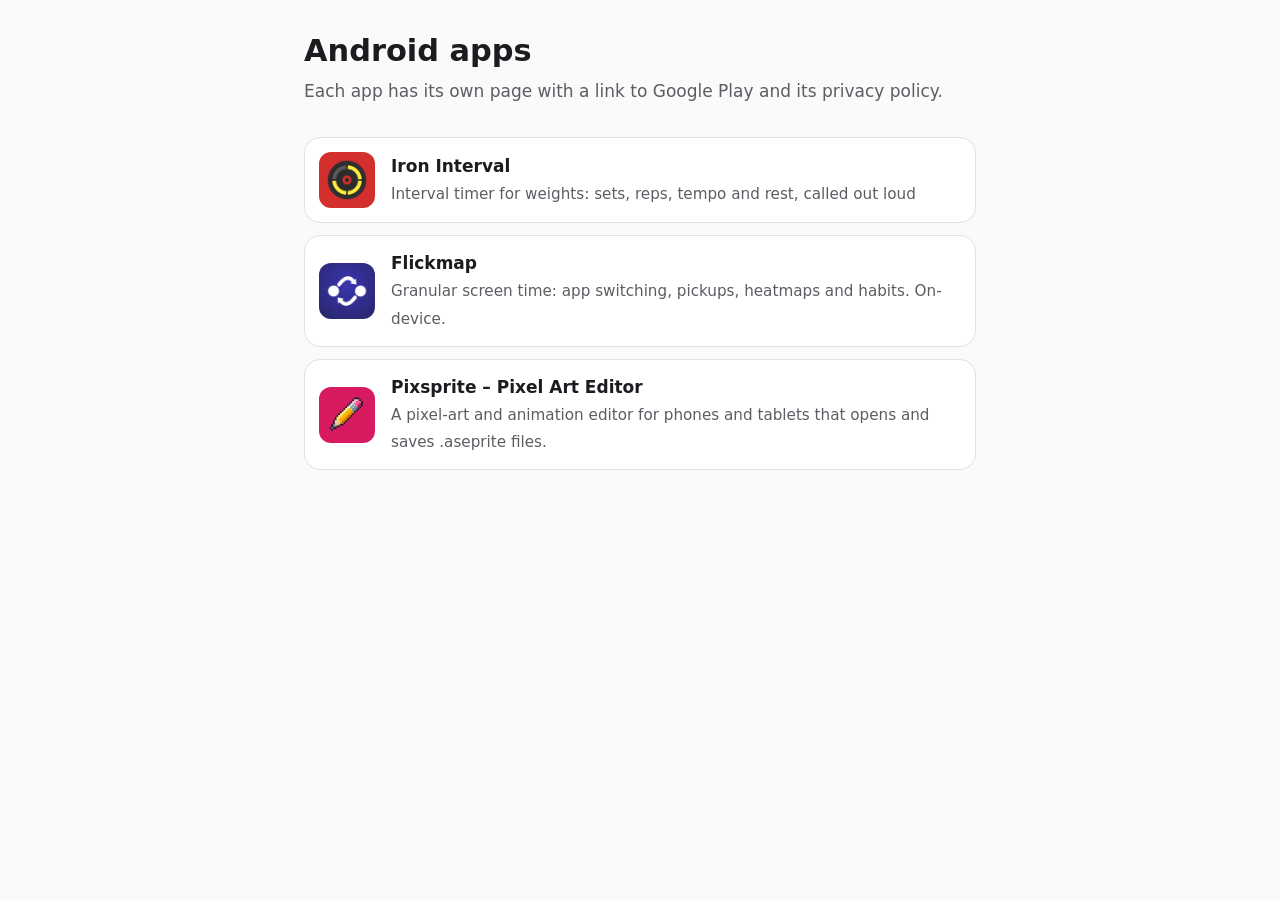
<file: index.html>
<!doctype html>
<html lang="en">
<head>
<meta charset="utf-8">
<meta name="viewport" content="width=device-width, initial-scale=1">
<title>Android apps</title>
<meta name="description" content="Android apps, with their privacy policies.">
<link rel="stylesheet" href="assets/style.css">
</head>
<body>
<main>
<h1>Android apps</h1>
<p class="lede">Each app has its own page with a link to Google Play and its privacy policy.</p>
<ul class="apps">
<!-- apps: scripts/new-app.ps1 adds one line per app above the closing marker -->
<li data-slug="interval-timer"><a class="app-card" href="interval-timer/"><img src="interval-timer/icon.png" alt="" width="56" height="56"><span><strong>Iron Interval</strong><span>Interval timer for weights: sets, reps, tempo and rest, called out loud</span></span></a></li>
<li data-slug="screen-usage-patterns"><a class="app-card" href="screen-usage-patterns/"><img src="screen-usage-patterns/icon.png" alt="" width="56" height="56"><span><strong>Flickmap</strong><span>Granular screen time: app switching, pickups, heatmaps and habits. On-device.</span></span></a></li>
<li data-slug="pixel-sprite-editor"><a class="app-card" href="pixel-sprite-editor/"><img src="pixel-sprite-editor/icon.png" alt="" width="56" height="56"><span><strong>Pixsprite – Pixel Art Editor</strong><span>A pixel-art and animation editor for phones and tablets that opens and saves .aseprite files.</span></span></a></li>
<!-- /apps -->
</ul>
</main>
</body>
</html>
</file>
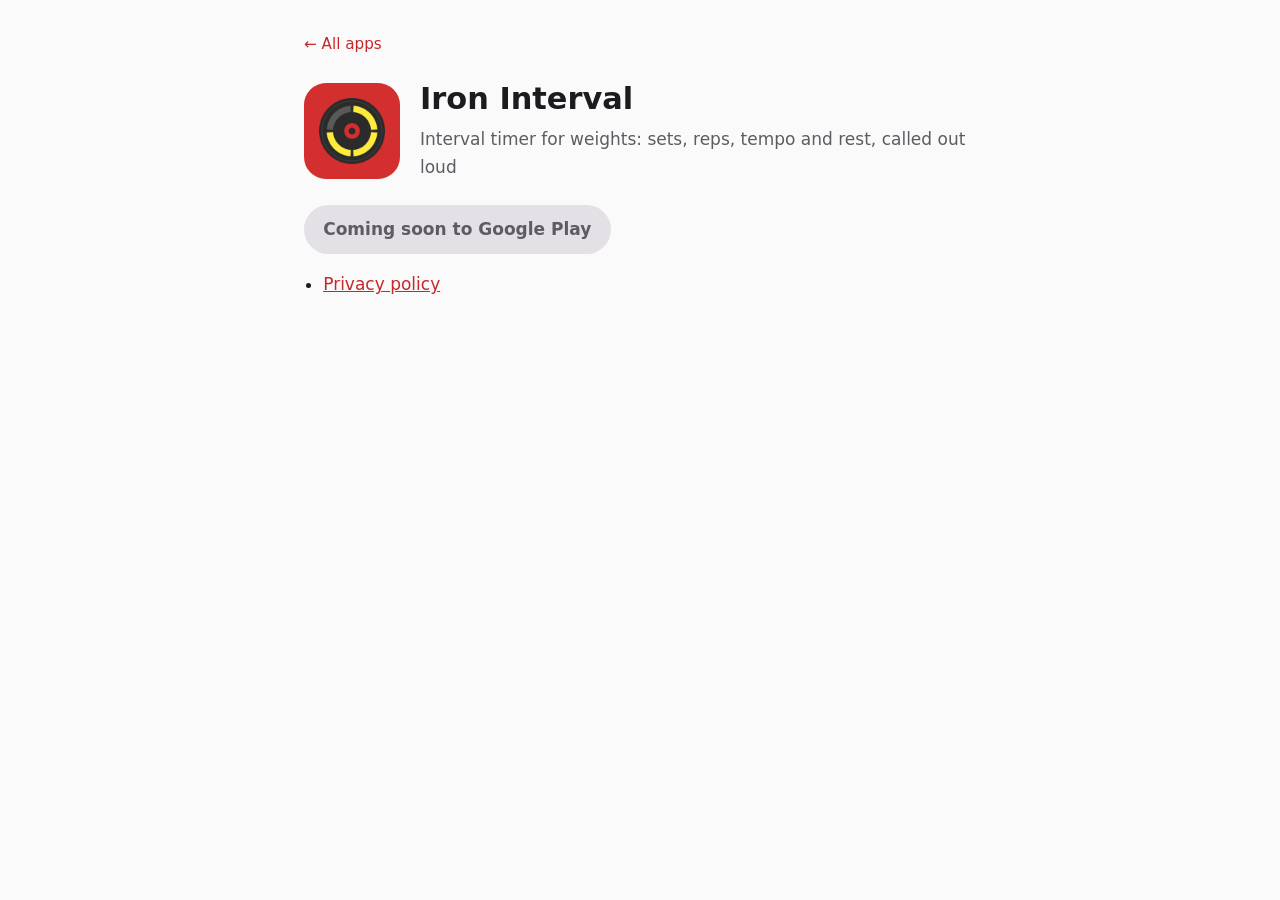
<file: interval-timer/index.html>
<!doctype html>
<html lang="en">
<head>
<meta charset="utf-8">
<meta name="viewport" content="width=device-width, initial-scale=1">
<title>Iron Interval</title>
<meta name="description" content="Interval timer for weights: sets, reps, tempo and rest, called out loud">
<link rel="stylesheet" href="../assets/style.css">
<link rel="icon" href="icon.png">
</head>
<body>
<main>
<p class="crumb"><a href="../">&larr; All apps</a></p>
<header class="app-head">
<img src="icon.png" alt="" width="96" height="96">
<div>
<h1>Iron Interval</h1>
<p class="lede">Interval timer for weights: sets, reps, tempo and rest, called out loud</p>
</div>
</header>
<p><span class="button disabled">Coming soon to Google Play</span></p>
<ul class="links">
<li><a href="privacy/">Privacy policy</a></li>
</ul>
</main>
</body>
</html>
</file>
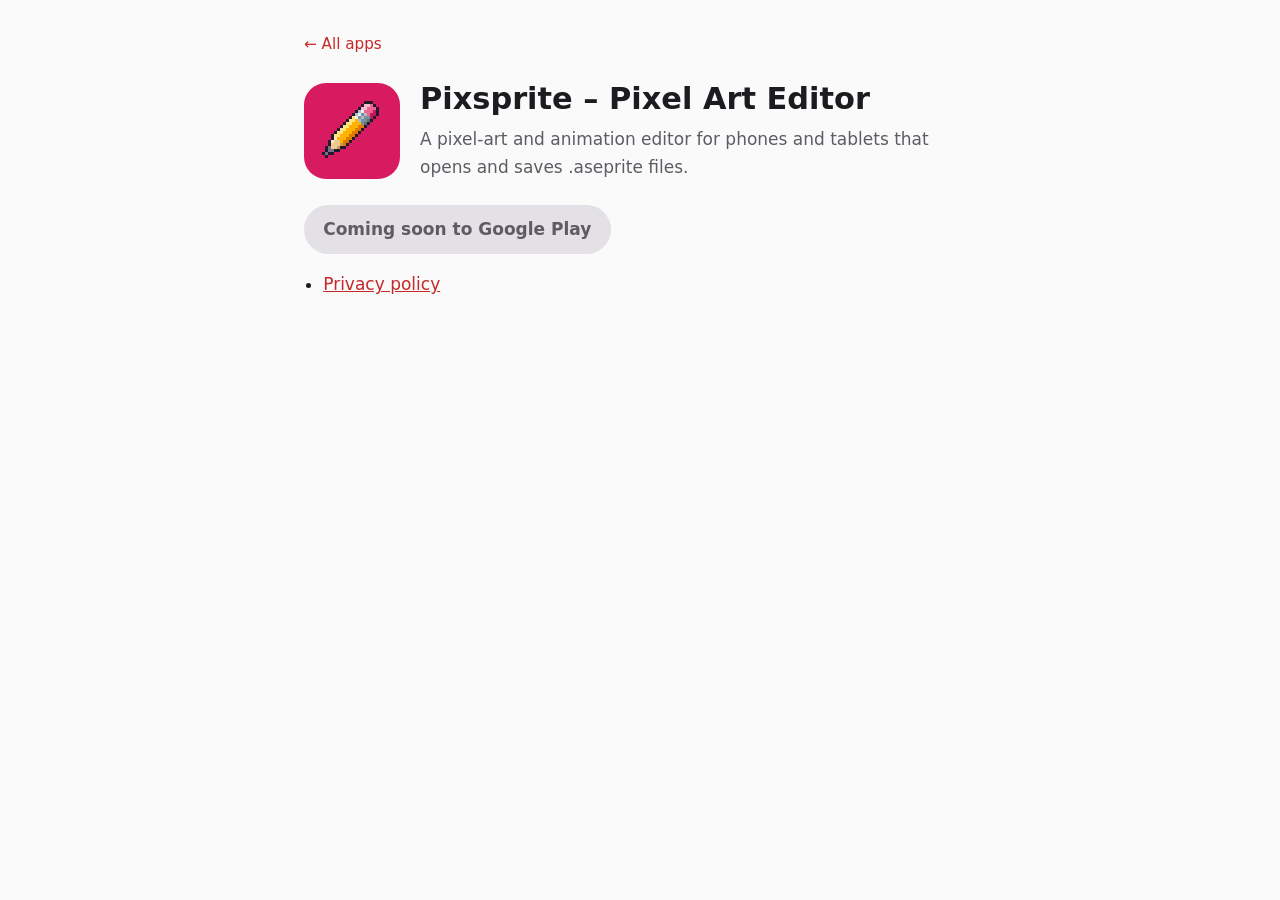
<file: pixel-sprite-editor/index.html>
<!doctype html>
<html lang="en">
<head>
<meta charset="utf-8">
<meta name="viewport" content="width=device-width, initial-scale=1">
<title>Pixsprite – Pixel Art Editor</title>
<meta name="description" content="A pixel-art and animation editor for phones and tablets that opens and saves .aseprite files.">
<link rel="stylesheet" href="../assets/style.css">
<link rel="icon" href="icon.png">
</head>
<body>
<main>
<p class="crumb"><a href="../">&larr; All apps</a></p>
<header class="app-head">
<img src="icon.png" alt="" width="96" height="96">
<div>
<h1>Pixsprite – Pixel Art Editor</h1>
<p class="lede">A pixel-art and animation editor for phones and tablets that opens and saves .aseprite files.</p>
</div>
</header>
<p><span class="button disabled">Coming soon to Google Play</span></p>
<ul class="links">
<li><a href="privacy/">Privacy policy</a></li>
</ul>
</main>
</body>
</html>
</file>
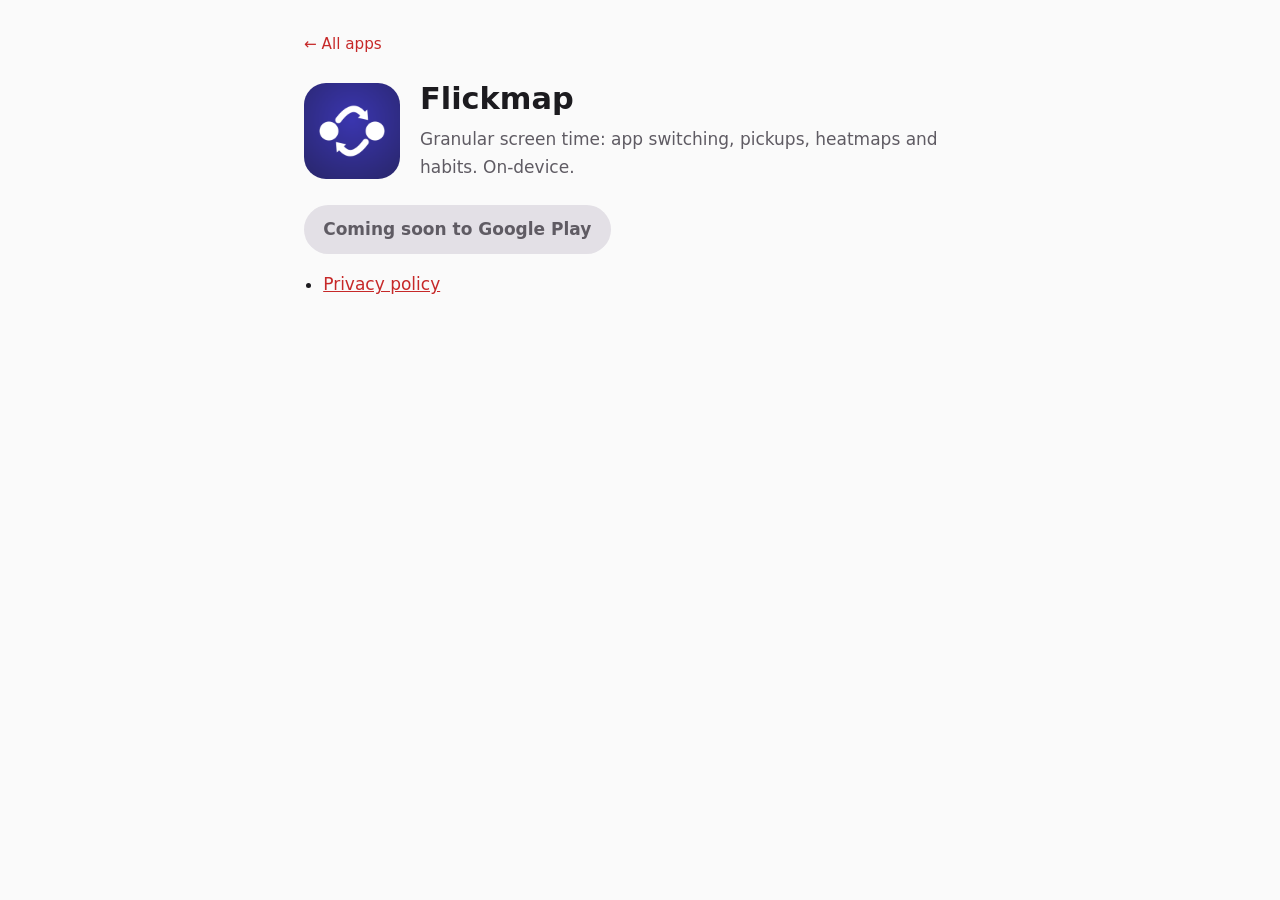
<file: screen-usage-patterns/index.html>
<!doctype html>
<html lang="en">
<head>
<meta charset="utf-8">
<meta name="viewport" content="width=device-width, initial-scale=1">
<title>Flickmap</title>
<meta name="description" content="Granular screen time: app switching, pickups, heatmaps and habits. On-device.">
<link rel="stylesheet" href="../assets/style.css">
<link rel="icon" href="icon.png">
</head>
<body>
<main>
<p class="crumb"><a href="../">&larr; All apps</a></p>
<header class="app-head">
<img src="icon.png" alt="" width="96" height="96">
<div>
<h1>Flickmap</h1>
<p class="lede">Granular screen time: app switching, pickups, heatmaps and habits. On-device.</p>
</div>
</header>
<p><span class="button disabled">Coming soon to Google Play</span></p>
<ul class="links">
<li><a href="privacy/">Privacy policy</a></li>
</ul>
</main>
</body>
</html>
</file>
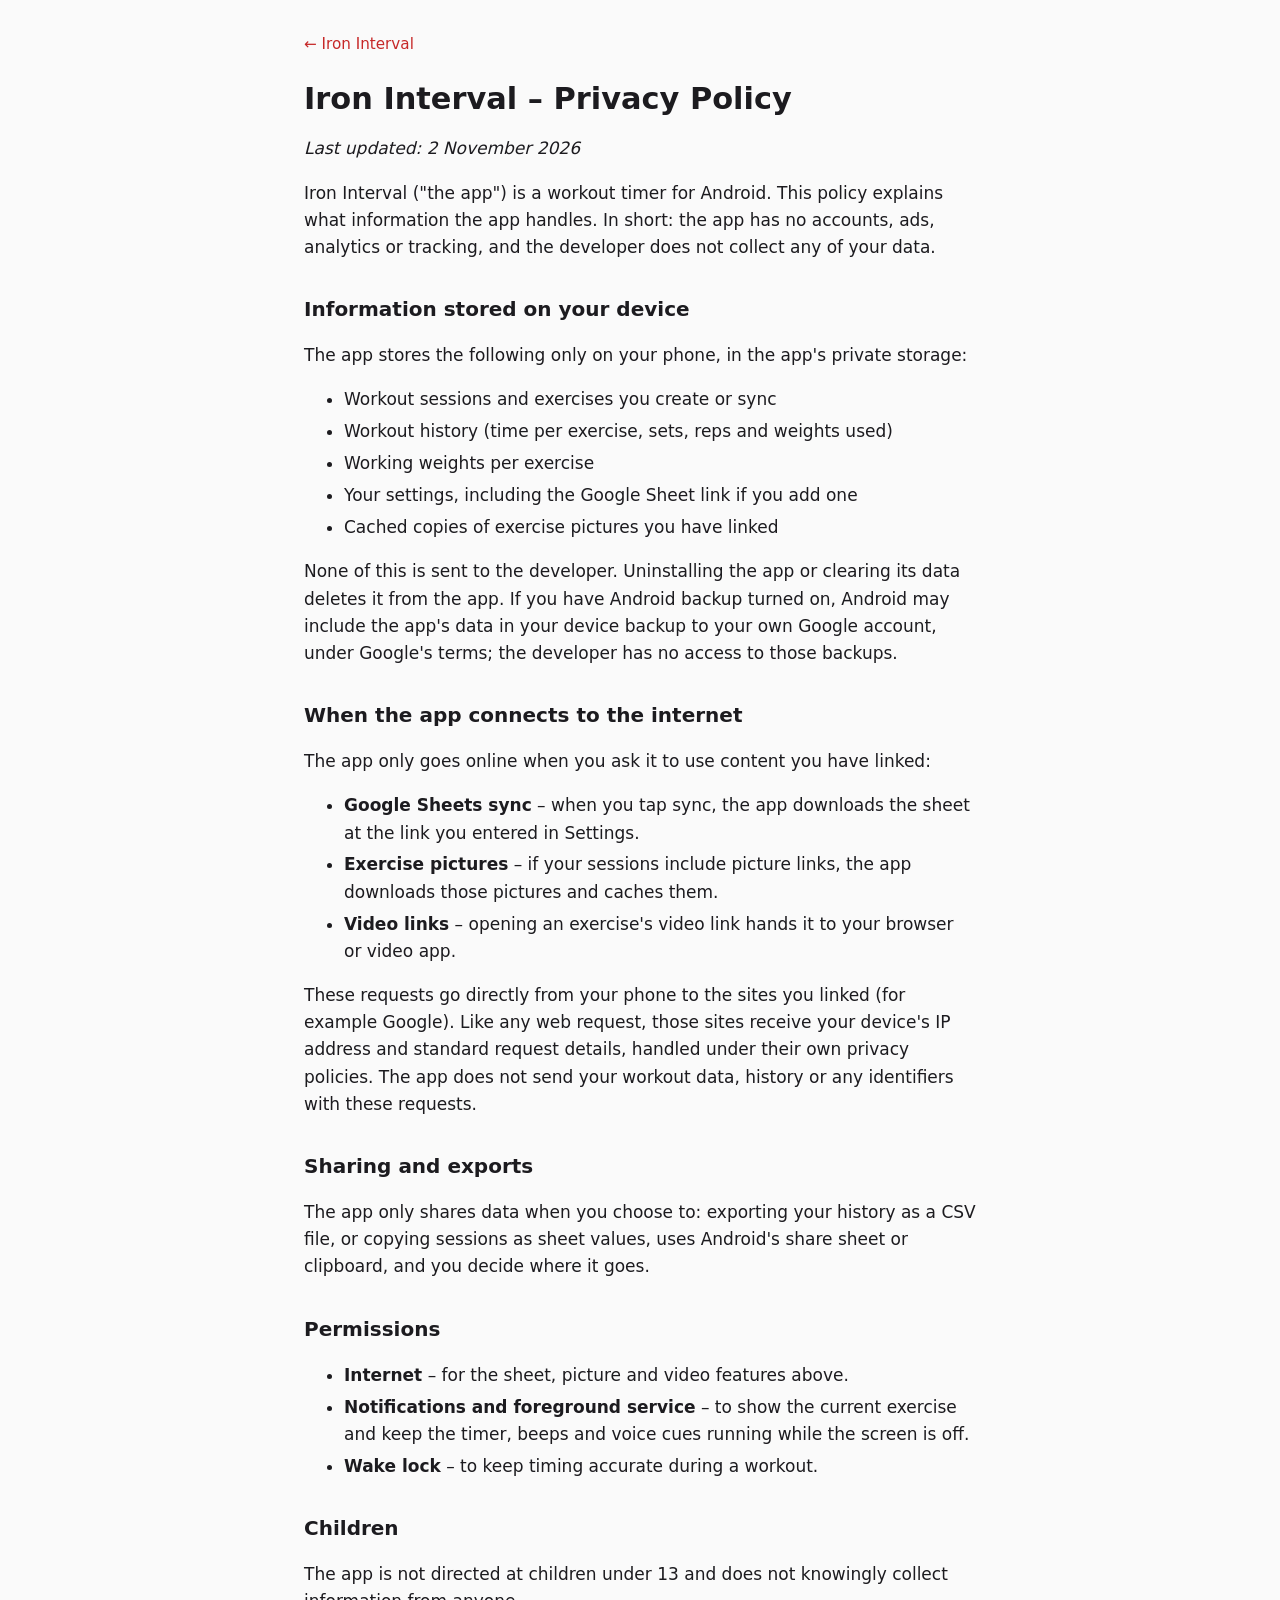
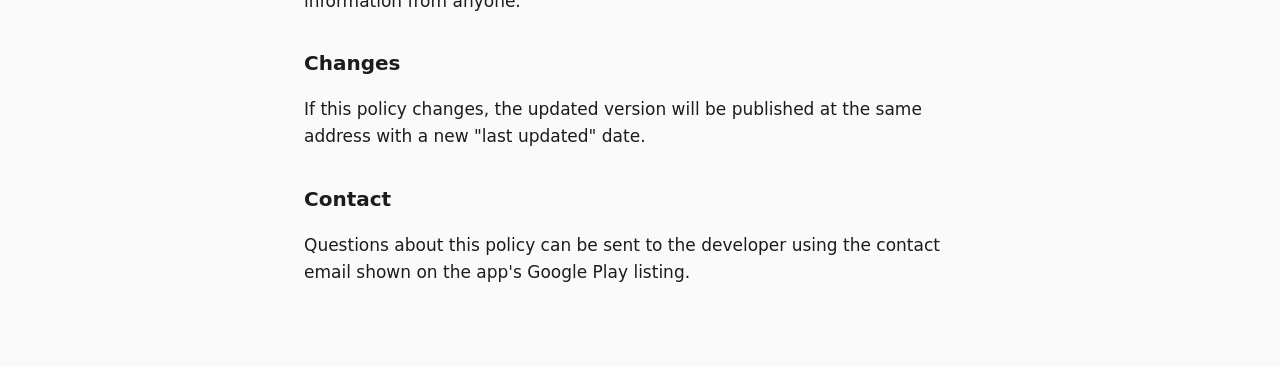
<file: interval-timer/privacy/index.html>
<!doctype html>
<html lang="en">
<head>
<meta charset="utf-8">
<meta name="viewport" content="width=device-width, initial-scale=1">
<title>Iron Interval – Privacy Policy</title>
<link rel="stylesheet" href="../../assets/style.css">
<link rel="icon" href="../icon.png">
</head>
<body>
<main>
<p class="crumb"><a href="../">&larr; Iron Interval</a></p>
<article>
<h1 id="iron-interval-privacy-policy">Iron Interval – Privacy Policy</h1>
<p><em>Last updated: 2 November 2026</em></p>
<p>Iron Interval (&quot;the app&quot;) is a workout timer for Android. This policy explains what information the app
handles. In short: the app has no accounts, ads, analytics or tracking, and the developer does not collect any of
your data.</p>
<h2 id="information-stored-on-your-device">Information stored on your device</h2>
<p>The app stores the following only on your phone, in the app's private storage:</p>
<ul>
<li>Workout sessions and exercises you create or sync</li>
<li>Workout history (time per exercise, sets, reps and weights used)</li>
<li>Working weights per exercise</li>
<li>Your settings, including the Google Sheet link if you add one</li>
<li>Cached copies of exercise pictures you have linked</li>
</ul>
<p>None of this is sent to the developer. Uninstalling the app or clearing its data deletes it from the app. If you
have Android backup turned on, Android may include the app's data in your device backup to your own Google
account, under Google's terms; the developer has no access to those backups.</p>
<h2 id="when-the-app-connects-to-the-internet">When the app connects to the internet</h2>
<p>The app only goes online when you ask it to use content you have linked:</p>
<ul>
<li><strong>Google Sheets sync</strong> – when you tap sync, the app downloads the sheet at the link you entered in Settings.</li>
<li><strong>Exercise pictures</strong> – if your sessions include picture links, the app downloads those pictures and caches them.</li>
<li><strong>Video links</strong> – opening an exercise's video link hands it to your browser or video app.</li>
</ul>
<p>These requests go directly from your phone to the sites you linked (for example Google). Like any web request, those
sites receive your device's IP address and standard request details, handled under their own privacy policies. The
app does not send your workout data, history or any identifiers with these requests.</p>
<h2 id="sharing-and-exports">Sharing and exports</h2>
<p>The app only shares data when you choose to: exporting your history as a CSV file, or copying sessions as sheet
values, uses Android's share sheet or clipboard, and you decide where it goes.</p>
<h2 id="permissions">Permissions</h2>
<ul>
<li><strong>Internet</strong> – for the sheet, picture and video features above.</li>
<li><strong>Notifications and foreground service</strong> – to show the current exercise and keep the timer, beeps and voice cues
running while the screen is off.</li>
<li><strong>Wake lock</strong> – to keep timing accurate during a workout.</li>
</ul>
<h2 id="children">Children</h2>
<p>The app is not directed at children under 13 and does not knowingly collect information from anyone.</p>
<h2 id="changes">Changes</h2>
<p>If this policy changes, the updated version will be published at the same address with a new &quot;last updated&quot; date.</p>
<h2 id="contact">Contact</h2>
<p>Questions about this policy can be sent to the developer using the contact email shown on the app's Google Play
listing.</p>
</article>
</main>
</body>
</html>
</file>
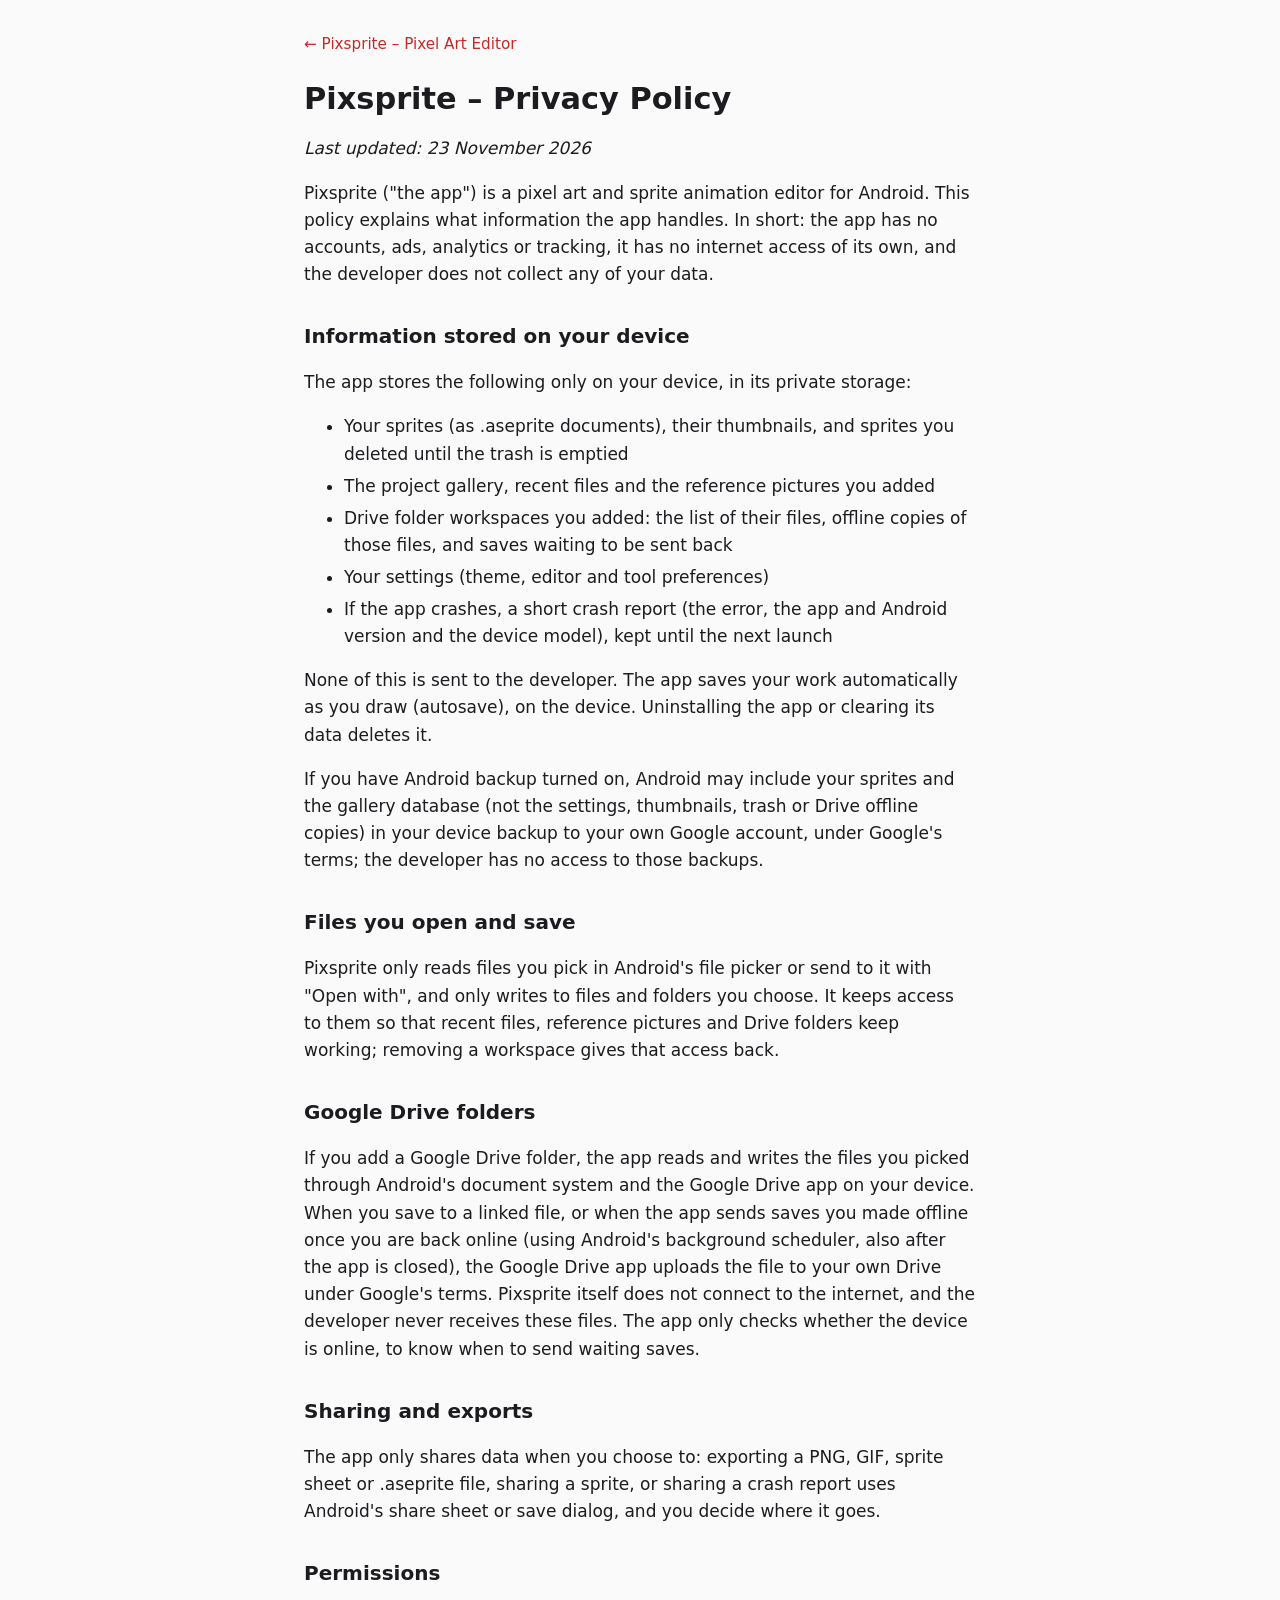
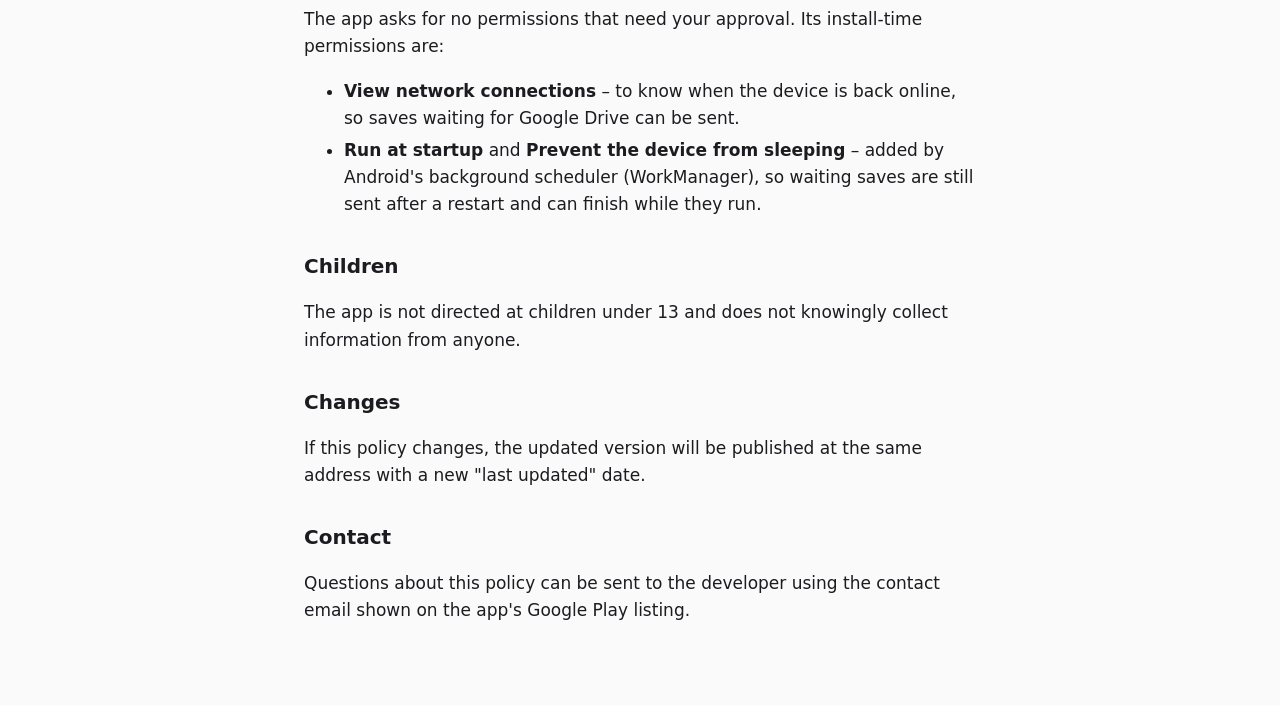
<file: pixel-sprite-editor/privacy/index.html>
<!doctype html>
<html lang="en">
<head>
<meta charset="utf-8">
<meta name="viewport" content="width=device-width, initial-scale=1">
<title>Pixsprite – Privacy Policy</title>
<link rel="stylesheet" href="../../assets/style.css">
<link rel="icon" href="../icon.png">
</head>
<body>
<main>
<p class="crumb"><a href="../">&larr; Pixsprite – Pixel Art Editor</a></p>
<article>
<h1 id="pixsprite-privacy-policy">Pixsprite – Privacy Policy</h1>
<p><em>Last updated: 23 November 2026</em></p>
<p>Pixsprite (&quot;the app&quot;) is a pixel art and sprite animation editor for Android. This policy explains what
information the app handles. In short: the app has no accounts, ads, analytics or tracking, it has no internet
access of its own, and the developer does not collect any of your data.</p>
<h2 id="information-stored-on-your-device">Information stored on your device</h2>
<p>The app stores the following only on your device, in its private storage:</p>
<ul>
<li>Your sprites (as .aseprite documents), their thumbnails, and sprites you deleted until the trash is emptied</li>
<li>The project gallery, recent files and the reference pictures you added</li>
<li>Drive folder workspaces you added: the list of their files, offline copies of those files, and saves waiting to
be sent back</li>
<li>Your settings (theme, editor and tool preferences)</li>
<li>If the app crashes, a short crash report (the error, the app and Android version and the device model), kept until
the next launch</li>
</ul>
<p>None of this is sent to the developer. The app saves your work automatically as you draw (autosave), on the device.
Uninstalling the app or clearing its data deletes it.</p>
<p>If you have Android backup turned on, Android may include your sprites and the gallery database (not the settings,
thumbnails, trash or Drive offline copies) in your device backup to your own Google account, under Google's terms;
the developer has no access to those backups.</p>
<h2 id="files-you-open-and-save">Files you open and save</h2>
<p>Pixsprite only reads files you pick in Android's file picker or send to it with &quot;Open with&quot;, and only writes to
files and folders you choose. It keeps access to them so that recent files, reference pictures and Drive folders
keep working; removing a workspace gives that access back.</p>
<h2 id="google-drive-folders">Google Drive folders</h2>
<p>If you add a Google Drive folder, the app reads and writes the files you picked through Android's document system
and the Google Drive app on your device. When you save to a linked file, or when the app sends saves you made
offline once you are back online (using Android's background scheduler, also after the app is closed), the Google
Drive app uploads the file to your own Drive under Google's terms. Pixsprite itself does not connect to the internet,
and the developer never receives these files. The app only checks whether the device is online, to know when to send
waiting saves.</p>
<h2 id="sharing-and-exports">Sharing and exports</h2>
<p>The app only shares data when you choose to: exporting a PNG, GIF, sprite sheet or .aseprite file, sharing a sprite,
or sharing a crash report uses Android's share sheet or save dialog, and you decide where it goes.</p>
<h2 id="permissions">Permissions</h2>
<p>The app asks for no permissions that need your approval. Its install-time permissions are:</p>
<ul>
<li><strong>View network connections</strong> – to know when the device is back online, so saves waiting for Google Drive can be
sent.</li>
<li><strong>Run at startup</strong> and <strong>Prevent the device from sleeping</strong> – added by Android's background scheduler
(WorkManager), so waiting saves are still sent after a restart and can finish while they run.</li>
</ul>
<h2 id="children">Children</h2>
<p>The app is not directed at children under 13 and does not knowingly collect information from anyone.</p>
<h2 id="changes">Changes</h2>
<p>If this policy changes, the updated version will be published at the same address with a new &quot;last updated&quot; date.</p>
<h2 id="contact">Contact</h2>
<p>Questions about this policy can be sent to the developer using the contact email shown on the app's Google Play
listing.</p>
</article>
</main>
</body>
</html>
</file>
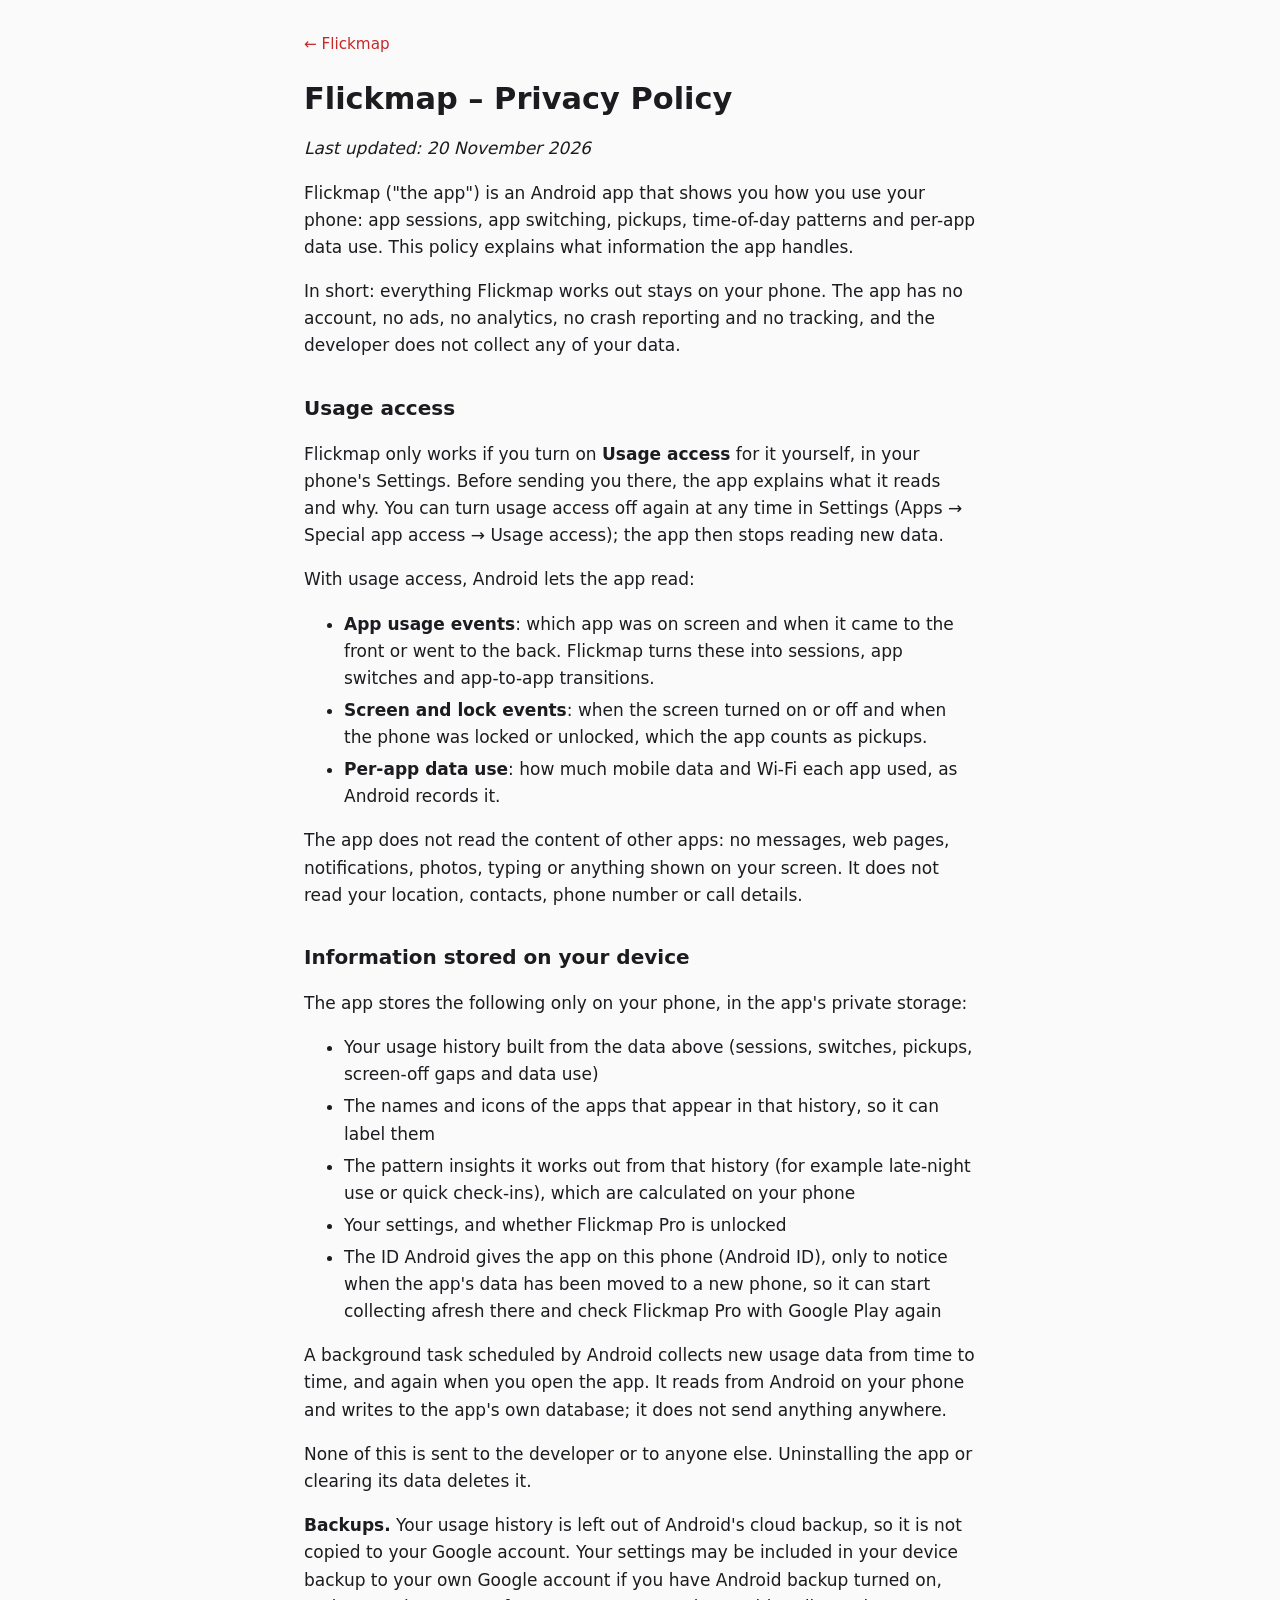
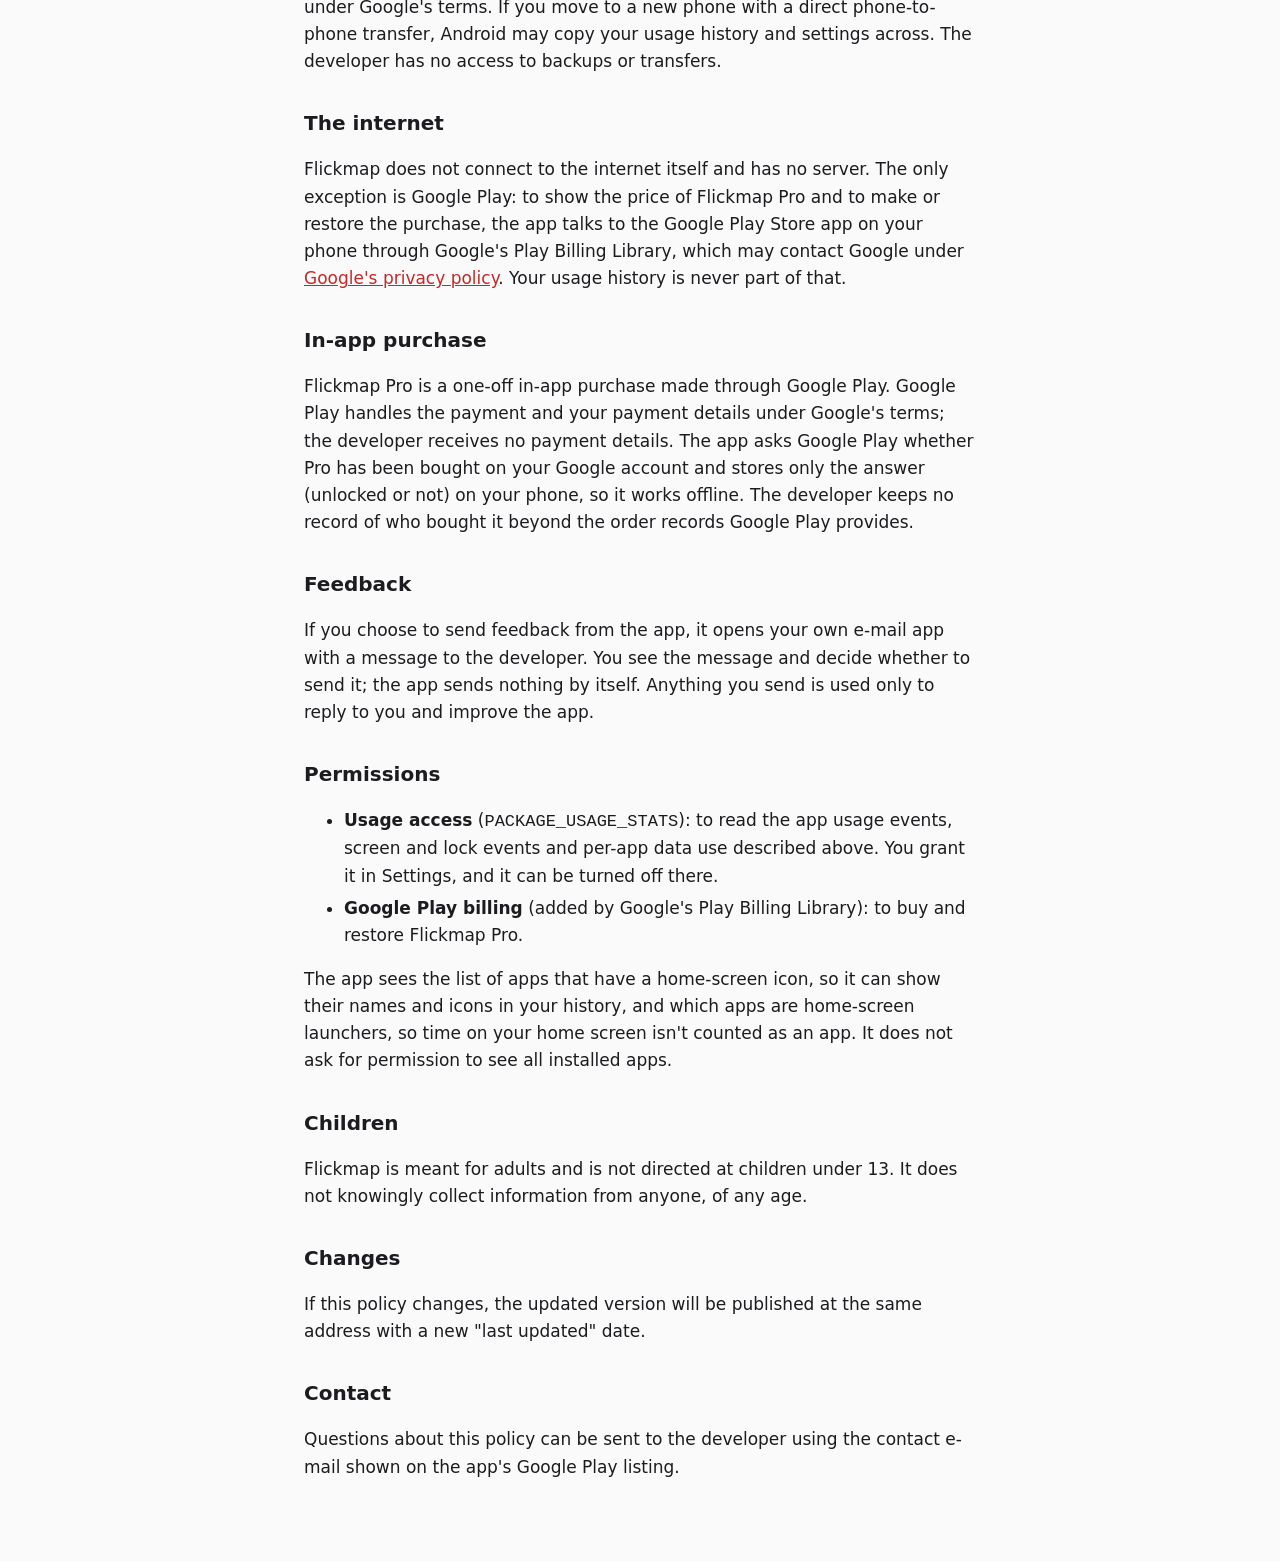
<file: screen-usage-patterns/privacy/index.html>
<!doctype html>
<html lang="en">
<head>
<meta charset="utf-8">
<meta name="viewport" content="width=device-width, initial-scale=1">
<title>Flickmap – Privacy Policy</title>
<link rel="stylesheet" href="../../assets/style.css">
<link rel="icon" href="../icon.png">
</head>
<body>
<main>
<p class="crumb"><a href="../">&larr; Flickmap</a></p>
<article>
<h1 id="flickmap-privacy-policy">Flickmap – Privacy Policy</h1>
<p><em>Last updated: 20 November 2026</em></p>
<p>Flickmap (&quot;the app&quot;) is an Android app that shows you how you use your phone: app sessions, app switching,
pickups, time-of-day patterns and per-app data use. This policy explains what information the app handles.</p>
<p>In short: everything Flickmap works out stays on your phone. The app has no account, no ads, no analytics, no
crash reporting and no tracking, and the developer does not collect any of your data.</p>
<h2 id="usage-access">Usage access</h2>
<p>Flickmap only works if you turn on <strong>Usage access</strong> for it yourself, in your phone's Settings. Before sending you
there, the app explains what it reads and why. You can turn usage access off again at any time in Settings
(Apps → Special app access → Usage access); the app then stops reading new data.</p>
<p>With usage access, Android lets the app read:</p>
<ul>
<li><strong>App usage events</strong>: which app was on screen and when it came to the front or went to the back. Flickmap
turns these into sessions, app switches and app-to-app transitions.</li>
<li><strong>Screen and lock events</strong>: when the screen turned on or off and when the phone was locked or unlocked, which
the app counts as pickups.</li>
<li><strong>Per-app data use</strong>: how much mobile data and Wi-Fi each app used, as Android records it.</li>
</ul>
<p>The app does not read the content of other apps: no messages, web pages, notifications, photos, typing or
anything shown on your screen. It does not read your location, contacts, phone number or call details.</p>
<h2 id="information-stored-on-your-device">Information stored on your device</h2>
<p>The app stores the following only on your phone, in the app's private storage:</p>
<ul>
<li>Your usage history built from the data above (sessions, switches, pickups, screen-off gaps and data use)</li>
<li>The names and icons of the apps that appear in that history, so it can label them</li>
<li>The pattern insights it works out from that history (for example late-night use or quick check-ins), which
are calculated on your phone</li>
<li>Your settings, and whether Flickmap Pro is unlocked</li>
<li>The ID Android gives the app on this phone (Android ID), only to notice when the app's data has been moved to a
new phone, so it can start collecting afresh there and check Flickmap Pro with Google Play again</li>
</ul>
<p>A background task scheduled by Android collects new usage data from time to time, and again when you open the
app. It reads from Android on your phone and writes to the app's own database; it does not send anything
anywhere.</p>
<p>None of this is sent to the developer or to anyone else. Uninstalling the app or clearing its data deletes it.</p>
<p><strong>Backups.</strong> Your usage history is left out of Android's cloud backup, so it is not copied to your Google
account. Your settings may be included in your device backup to your own Google account if you have Android
backup turned on, under Google's terms. If you move to a new phone with a direct phone-to-phone transfer, Android
may copy your usage history and settings across. The developer has no access to backups or transfers.</p>
<h2 id="the-internet">The internet</h2>
<p>Flickmap does not connect to the internet itself and has no server. The only exception is Google Play: to show
the price of Flickmap Pro and to make or restore the purchase, the app talks to the Google Play Store app on your
phone through Google's Play Billing Library, which may contact Google under
<a href="https://policies.google.com/privacy">Google's privacy policy</a>. Your usage history is never part of that.</p>
<h2 id="in-app-purchase">In-app purchase</h2>
<p>Flickmap Pro is a one-off in-app purchase made through Google Play. Google Play handles the payment and your
payment details under Google's terms; the developer receives no payment details. The app asks Google Play
whether Pro has been bought on your Google account and stores only the answer (unlocked or not) on your phone,
so it works offline. The developer keeps no record of who bought it beyond the order records Google Play
provides.</p>
<h2 id="feedback">Feedback</h2>
<p>If you choose to send feedback from the app, it opens your own e-mail app with a message to the developer. You
see the message and decide whether to send it; the app sends nothing by itself. Anything you send is used only to
reply to you and improve the app.</p>
<h2 id="permissions">Permissions</h2>
<ul>
<li><strong>Usage access</strong> (<code>PACKAGE_USAGE_STATS</code>): to read the app usage events, screen and lock events and per-app
data use described above. You grant it in Settings, and it can be turned off there.</li>
<li><strong>Google Play billing</strong> (added by Google's Play Billing Library): to buy and restore Flickmap Pro.</li>
</ul>
<p>The app sees the list of apps that have a home-screen icon, so it can show their names and icons in your
history, and which apps are home-screen launchers, so time on your home screen isn't counted as an app. It does
not ask for permission to see all installed apps.</p>
<h2 id="children">Children</h2>
<p>Flickmap is meant for adults and is not directed at children under 13. It does not knowingly collect
information from anyone, of any age.</p>
<h2 id="changes">Changes</h2>
<p>If this policy changes, the updated version will be published at the same address with a new &quot;last updated&quot;
date.</p>
<h2 id="contact">Contact</h2>
<p>Questions about this policy can be sent to the developer using the contact e-mail shown on the app's Google Play
listing.</p>
</article>
</main>
</body>
</html>
</file>
<file: assets/style.css>
:root {
  color-scheme: light dark;
  --bg: #fafafa;
  --surface: #ffffff;
  --text: #1c1b1f;
  --muted: #5f5b63;
  --border: #e3e0e6;
  --accent: #c62828;
  --accent-text: #ffffff;
}

@media (prefers-color-scheme: dark) {
  :root {
    --bg: #121113;
    --surface: #1e1c20;
    --text: #ece9ef;
    --muted: #aaa5ae;
    --border: #353238;
    --accent: #ef5350;
    --accent-text: #1a0000;
  }
}

* { box-sizing: border-box; }

html { -webkit-text-size-adjust: 100%; }

body {
  margin: 0;
  background: var(--bg);
  color: var(--text);
  font: 17px/1.6 system-ui, -apple-system, "Segoe UI", Roboto, sans-serif;
  overflow-wrap: break-word;
}

main {
  max-width: 44rem;
  margin: 0 auto;
  padding: 2rem 16px 4rem;
}

a { color: var(--accent); }

h1 { font-size: 1.9rem; line-height: 1.25; margin: 0 0 .5rem; }
h2 { font-size: 1.25rem; margin: 2rem 0 .5rem; }

.lede { color: var(--muted); margin: 0; }

.crumb { margin: 0 0 1.5rem; font-size: .95rem; }
.crumb a { text-decoration: none; }

/* Home page app list */
.apps { list-style: none; padding: 0; margin: 2rem 0 0; display: grid; gap: 12px; }

.app-card {
  display: flex;
  align-items: center;
  gap: 16px;
  padding: 14px;
  background: var(--surface);
  border: 1px solid var(--border);
  border-radius: 16px;
  color: inherit;
  text-decoration: none;
}
.app-card:hover { border-color: var(--accent); }
.app-card img { width: 56px; height: 56px; border-radius: 12px; flex: none; }
.app-card strong { display: block; }
.app-card span span { color: var(--muted); font-size: .95rem; }

/* App landing page */
.app-head { display: flex; align-items: center; gap: 20px; margin-bottom: 1.5rem; }
.app-head img { width: 96px; height: 96px; border-radius: 22px; flex: none; }

@media (max-width: 420px) {
  .app-head { flex-direction: column; align-items: flex-start; }
}

.button {
  display: inline-block;
  padding: .7rem 1.2rem;
  border-radius: 999px;
  background: var(--accent);
  color: var(--accent-text);
  font-weight: 600;
  text-decoration: none;
}
.button.disabled { background: var(--border); color: var(--muted); }

.links { padding-left: 1.2rem; }

/* Privacy policy */
article h1 { margin-bottom: 1rem; }
article li { margin: .3rem 0; }
</file>
